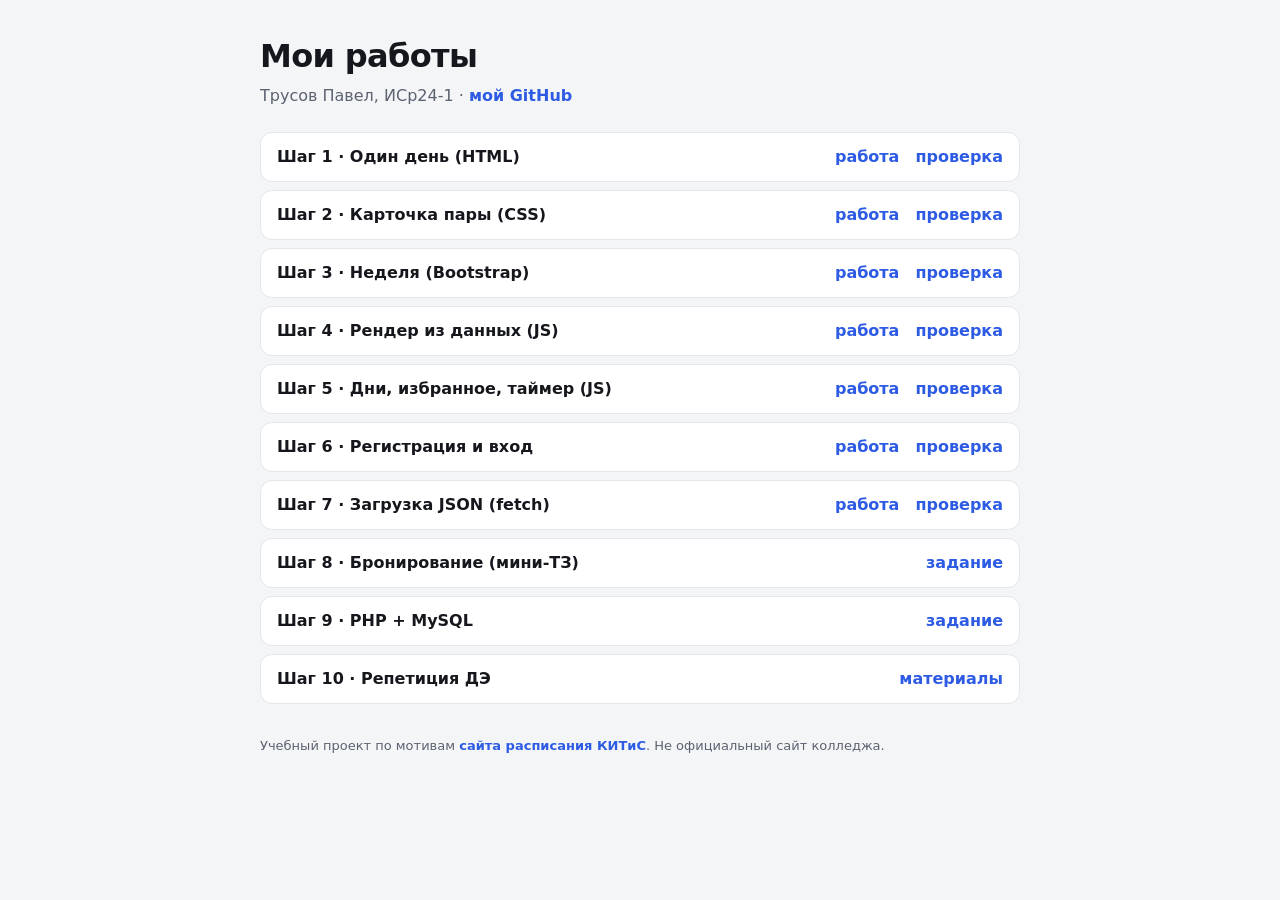
<file: index.html>
<!doctype html>
<html lang="ru">
<head>
  <meta charset="utf-8">
  <meta name="viewport" content="width=device-width, initial-scale=1">
  <!-- TODO (шаг 0): замени заголовок на «Расписание КИТиС · работы <Твоя фамилия>» -->
  <title>«Расписание КИТиС · работы Трусов»</title>
  <style>
    body { margin: 0; background: #F4F5F7; color: #15171C; font: 16px/1.5 system-ui, -apple-system, 'Segoe UI', sans-serif; }
    main { max-width: 760px; margin: 0 auto; padding: 32px 16px 64px; }
    h1 { font-size: 32px; letter-spacing: -0.02em; margin: 0 0 4px; }
    .who { color: #5B6270; margin: 0 0 24px; }
    ul { list-style: none; padding: 0; display: grid; gap: 8px; }
    li { background: #fff; border: 1px solid #E3E6EB; border-radius: 12px; padding: 12px 16px; display: flex; flex-wrap: wrap; gap: 8px 16px; align-items: center; }
    li b { flex: 1 1 260px; }
    a { color: #2D5BE3; text-decoration: none; font-weight: 600; }
    a:hover { text-decoration: underline; }
    footer { color: #5B6270; font-size: 13px; margin-top: 32px; }
  </style>
</head>
<body>
<main>
  <h1>Мои работы</h1>
  <!-- TODO (шаг 0): впиши свои фамилию, имя и группу -->
  <p class="who">Трусов Павел, ИСр24-1 · <a href="https://github.com/RyyZeSslayer">мой GitHub</a></p>

  <ul>
    <li><b>Шаг 1 · Один день (HTML)</b> <a href="steps/step-01-html/index.html">работа</a> <a href="steps/step-01-html/check.html">проверка</a></li>
    <li><b>Шаг 2 · Карточка пары (CSS)</b> <a href="steps/step-02-css/index.html">работа</a> <a href="steps/step-02-css/check.html">проверка</a></li>
    <li><b>Шаг 3 · Неделя (Bootstrap)</b> <a href="steps/step-03-bootstrap/index.html">работа</a> <a href="steps/step-03-bootstrap/check.html">проверка</a></li>
    <li><b>Шаг 4 · Рендер из данных (JS)</b> <a href="steps/step-04-js-data/index.html">работа</a> <a href="steps/step-04-js-data/check.html">проверка</a></li>
    <li><b>Шаг 5 · Дни, избранное, таймер (JS)</b> <a href="steps/step-05-js-events/index.html">работа</a> <a href="steps/step-05-js-events/check.html">проверка</a></li>
    <li><b>Шаг 6 · Регистрация и вход</b> <a href="steps/step-06-forms/index.html">работа</a> <a href="steps/step-06-forms/check.html">проверка</a></li>
    <li><b>Шаг 7 · Загрузка JSON (fetch)</b> <a href="steps/step-07-fetch/index.html">работа</a> <a href="steps/step-07-fetch/check.html">проверка</a></li>
    <li><b>Шаг 8 · Бронирование (мини-ТЗ)</b> <a href="steps/step-08-mini-tz/README.md">задание</a></li>
    <li><b>Шаг 9 · PHP + MySQL</b> <a href="steps/step-09-php-mysql/README.md">задание</a></li>
    <li><b>Шаг 10 · Репетиция ДЭ</b> <a href="steps/step-10-mock-exam/README.md">материалы</a></li>
  </ul>

  <footer>Учебный проект по мотивам <a href="https://berezovskija124-ctrl.github.io/kitis/desktop.html">сайта расписания КИТиС</a>. Не официальный сайт колледжа.</footer>
</main>
</body>
</html>
</file>
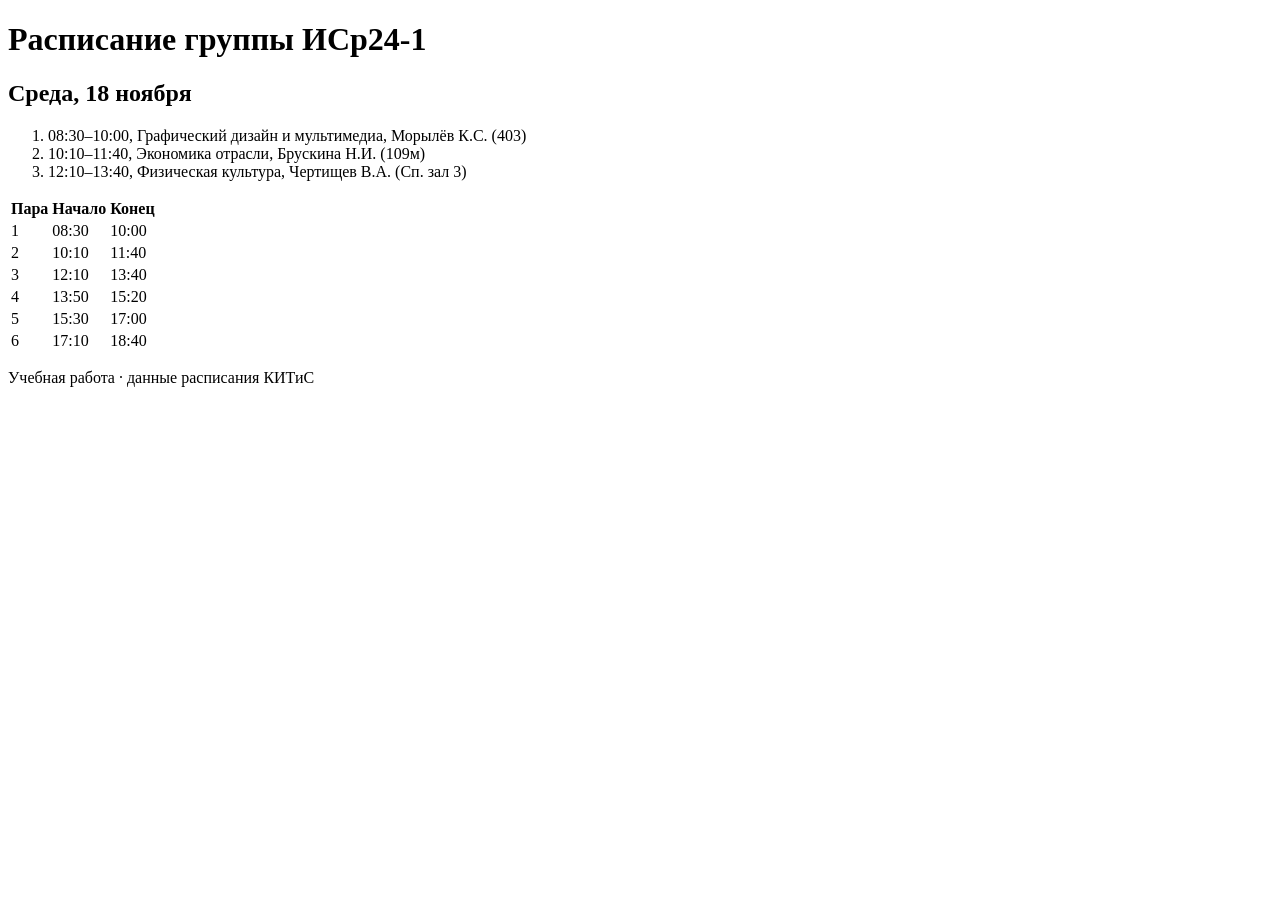
<file: steps/step-01-html/index.html>
<!doctype html>
<html lang="ru">

<head>
  <meta charset="utf-8">
  <meta name="viewport" content="width=device-width, initial-scale=1">
  <!-- TODO: заголовок вкладки со словом «Расписание», например «Расписание ИСр24-1 · среда» -->
  <title>Расписание ИСр24-1 · среда</title>
</head>

<body>

  <!-- TODO: <header> с единственным <h1>Расписание группы ИСр24-1</h1> -->
  <header>
    <h1>Расписание группы ИСр24-1</h1>
  </header>
  <main>
    <section>
      <h2>Среда, 18 ноября</h2>
      <ol>
        <li><time>08:30</time>–<time>10:00</time>, Графический дизайн и мультимедиа, Морылёв К.С. (403)</li>
        <li><time>10:10</time>–<time>11:40</time>, Экономика отрасли, Брускина Н.И. (109м)</li>
        <li><time>12:10</time>–<time>13:40</time>, Физическая культура, Чертищев В.А. (Сп. зал 3)</li>
      </ol>

      <table>
        <thead>
          <tr>
            <th>Пара</th>
            <th>Начало</th>
            <th>Конец</th>
          </tr>
        </thead>
        <tbody>
          <tr>
            <td>1</td>
            <td>08:30</td>
            <td>10:00</td>
          </tr>
          <tr>
            <td>2</td>
            <td>10:10</td>
            <td>11:40</td>
          </tr>
          <tr>
            <td>3</td>
            <td>12:10</td>
            <td>13:40</td>
          </tr>
          <tr>
            <td>4</td>
            <td>13:50</td>
            <td>15:20</td>
          </tr>
          <tr>
            <td>5</td>
            <td>15:30</td>
            <td>17:00</td>
          </tr>
          <tr>
            <td>6</td>
            <td>17:10</td>
            <td>18:40</td>
          </tr>
        </tbody>
      </table>
    </section>
    <!-- TODO: <section> дня:
       <h2>Среда, 18 ноября</h2>
       <ol> из трёх <li> — пары из таблицы в README.
       В каждом <li>: время в <time>08:30</time>–<time>10:00</time>,
       предмет, преподаватель, аудитория. -->

    <!-- TODO: таблица звонков (вт–сб):
       <table>
         <thead><tr><th>Пара</th><th>Начало</th><th>Конец</th></tr></thead>
         <tbody> …6 строк <tr><td>…</td></tr> из README… </tbody>
       </table> -->
  </main>

  <footer>
    <p>Учебная работа · данные расписания КИТиС</p>
  </footer>

</body>

</html>
</file>
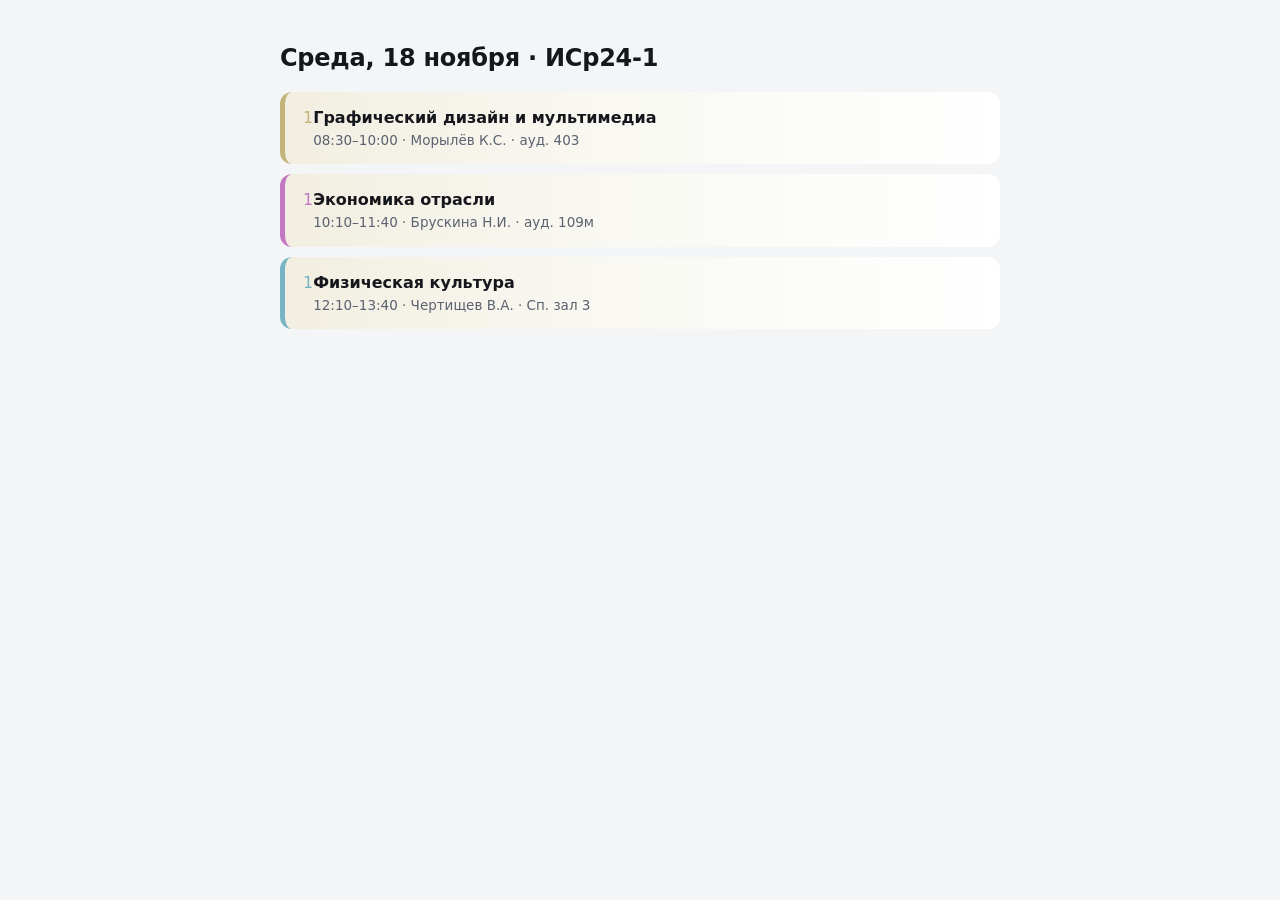
<file: steps/step-02-css/index.html>
<!doctype html>
<html lang="ru">

<head>
  <meta charset="utf-8">
  <meta name="viewport" content="width=device-width, initial-scale=1">
  <title>Шаг 2 · Карточка пары</title>
  <link rel="stylesheet" href="style.css">
</head>

<body>
  <main>
    <h1>Среда, 18 ноября · ИСр24-1</h1>

    <div class="lessons">
      <div class="lesson-card" style="--subject-color:#c4b478">
        <span class="lesson-num">1</span>
        <div class="lesson-body">
          <div class="lesson-subject">Графический дизайн и мультимедиа</div>
          <div class="lesson-meta">08:30–10:00 · Морылёв К.С. · ауд. 403</div>
        </div>
      </div>
      <div class="lesson-card" style="--subject-color:#c478c2">
        <span class="lesson-num">1</span>
        <div class="lesson-body">
          <div class="lesson-subject">Экономика отрасли</div>
          <div class="lesson-meta">10:10–11:40 · Брускина Н.И. · ауд. 109м</div>
        </div>
      </div>
      <div class="lesson-card" style="--subject-color:#78b5c4">
        <span class="lesson-num">1</span>
        <div class="lesson-body">
          <div class="lesson-subject">Физическая культура</div>
          <div class="lesson-meta">12:10–13:40 · Чертищев В.А. · Сп. зал 3</div>
        </div>
      </div>
      <!-- TODO: три карточки по образцу (данные — README шага 1):

  <div class="lesson-card" style="--subject-color:#c4b478">
    <span class="lesson-num">1</span>
    <div class="lesson-body">
      <div class="lesson-subject">Графический дизайн и мультимедиа</div>
      <div class="lesson-meta">08:30–10:00 · Морылёв К.С. · ауд. 403</div>
    </div>
  </div>

  …ещё две: Экономика отрасли (#c478c2, 109м) и Физическая культура (#78b5c4, Сп. зал 3).
  Цвета и оттенки градиента — таблица в README. -->
    </div>

  </main>
</body>

</html>
</file>
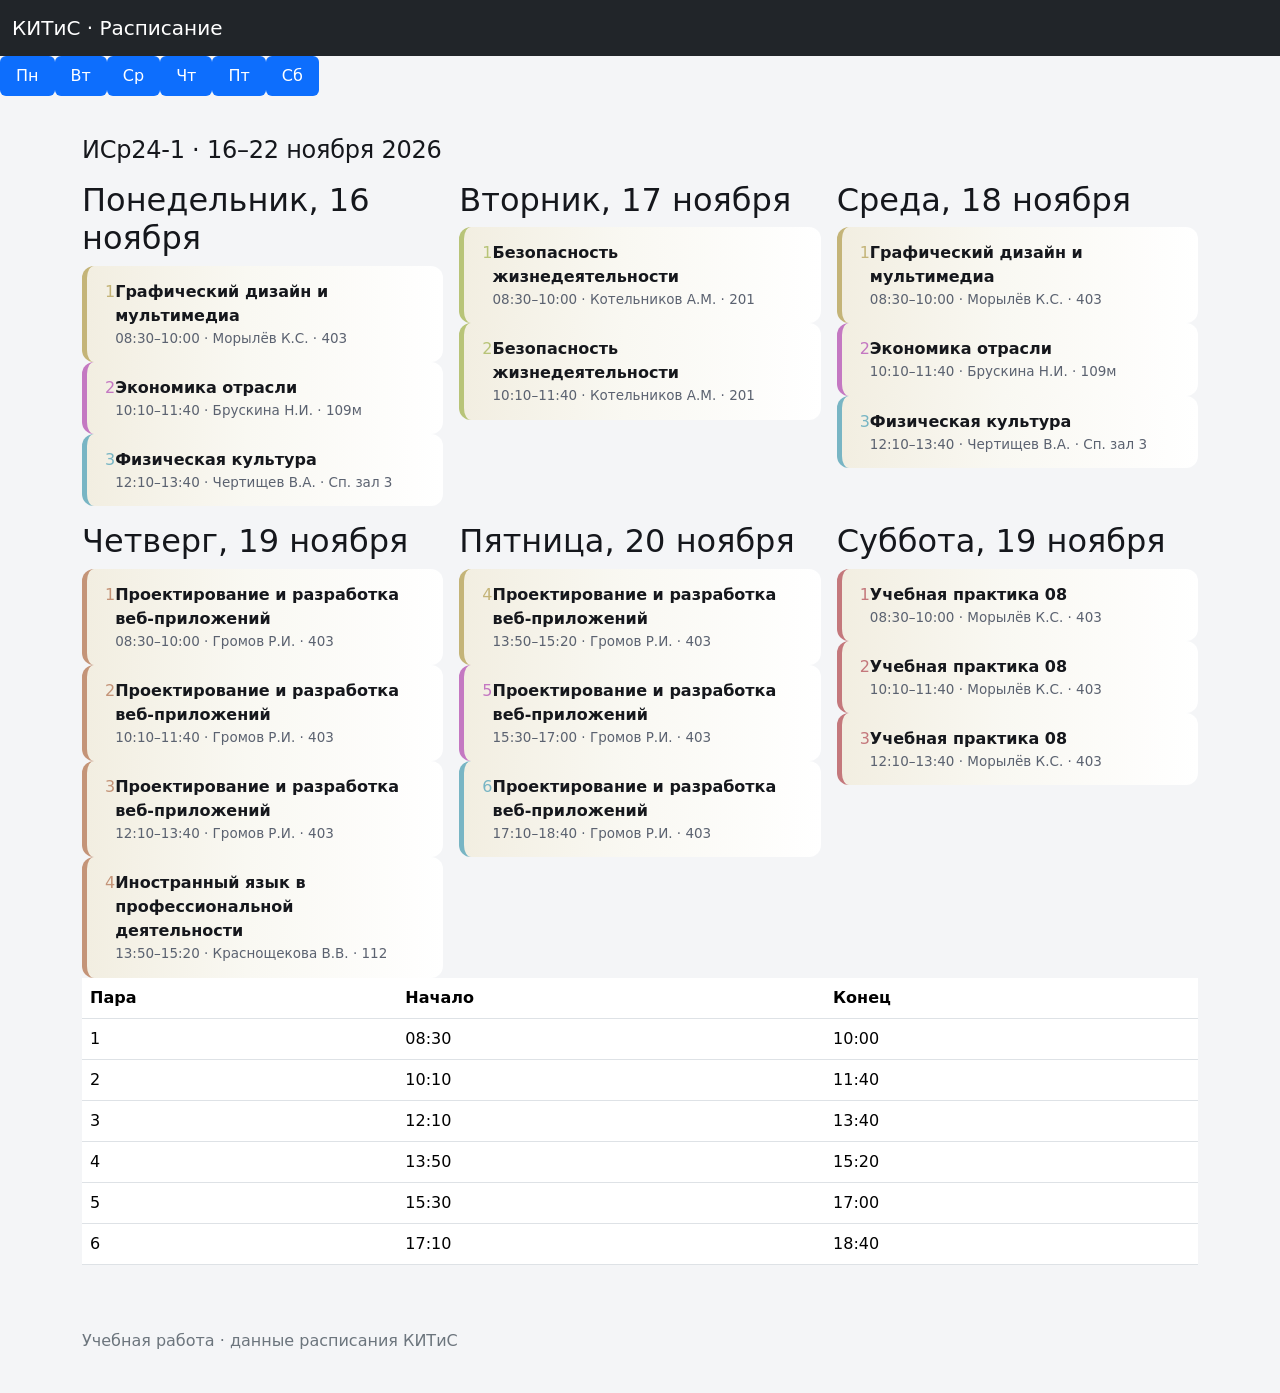
<file: steps/step-03-bootstrap/index.html>
<!doctype html>
<html lang="ru">

<head>
	<meta charset="utf-8">
	<meta name="viewport" content="width=device-width, initial-scale=1">
	<title>Шаг 3 · Неделя на Bootstrap</title>
	<!-- TODO 1: скачай bootstrap.min.css в vendor/ и подключи ЛОКАЛЬНО: -->
	<link rel="stylesheet" href="vendor/bootstrap.min.css">
	<!-- TODO 2: скопируй свой style.css из шага 2 и подключи ПОСЛЕ bootstrap: -->
	<link rel="stylesheet" href="style.css">
</head>

<body>

	<nav class="navbar navbar-dark bg-dark">
		<div class="container-fluid">
			<span class="navbar-brand">КИТиС · Расписание</span>
		</div>
	</nav>
	<!-- TODO 3: шапка
<nav class="navbar navbar-dark bg-dark">
  <div class="container-fluid">
    <span class="navbar-brand">КИТиС · Расписание</span>
  </div>
</nav> -->

	<ul class="nav nav-pills">
		<li class="nav-item"><a class="nav-link active" href="#">Пн</a></li>
		<li class="nav-item"><a class="nav-link active" href="#">Вт</a></li>
		<li class="nav-item"><a class="nav-link active" href="#">Ср</a></li>
		<li class="nav-item"><a class="nav-link active" href="#">Чт</a></li>
		<li class="nav-item"><a class="nav-link active" href="#">Пт</a></li>
		<li class="nav-item"><a class="nav-link active" href="#">Сб</a></li>
	</ul>

	<!-- TODO 4: навигация дней (пока статичные ссылки)
<ul class="nav nav-pills">
  <li class="nav-item"><a class="nav-link active" href="#">Пн</a></li>
  … Вт–Сб …
</ul> -->

	<main class="container">
		<h1 class="my-3">ИСр24-1 · 16–22 ноября 2026</h1>

		<div class="row g-3">
			<div class="col-12 col-md-6 col-xl-4 day-card">
				<h2>Понедельник, 16 ноября</h2>
				<div class="lesson-card" style="--subject-color:#c4b478">
					<span class="lesson-num">1</span>
					<div class="lesson-body">
						<div class="lesson-subject">Графический дизайн и мультимедиа</div>
						<div class="lesson-meta">08:30–10:00 · Морылёв К.С. · 403</div>
					</div>
				</div>
				<div class="lesson-card" style="--subject-color:#c478c2">
					<span class="lesson-num">2</span>
					<div class="lesson-body">
						<div class="lesson-subject">Экономика отрасли</div>
						<div class="lesson-meta">10:10–11:40 · Брускина Н.И. · 109м</div>
					</div>
				</div>
				<div class="lesson-card" style="--subject-color:#78b5c4">
					<span class="lesson-num">3</span>
					<div class="lesson-body">
						<div class="lesson-subject">Физическая культура</div>
						<div class="lesson-meta">12:10–13:40 · Чертищев В.А. · Сп. зал 3</div>
					</div>
				</div>
			</div>



			<div class="col-12 col-md-6 col-xl-4 day-card">
				<h2>Вторник, 17 ноября</h2>
				<div class="lesson-card" style="--subject-color:#b8c478">
					<span class="lesson-num">1</span>
					<div class="lesson-body">
						<div class="lesson-subject">Безопасность жизнедеятельности</div>
						<div class="lesson-meta">08:30–10:00 · Котельников А.М. · 201</div>
					</div>
				</div>
				<div class="lesson-card" style="--subject-color:#b8c478">
					<span class="lesson-num">2</span>
					<div class="lesson-body">
						<div class="lesson-subject">Безопасность жизнедеятельности</div>
						<div class="lesson-meta">10:10–11:40 · Котельников А.М. · 201</div>
					</div>
				</div>
			</div>





			<div class="col-12 col-md-6 col-xl-4 day-card">
				<h2>Среда, 18 ноября</h2>
				<div class="lesson-card" style="--subject-color:#c4b478">
					<span class="lesson-num">1</span>
					<div class="lesson-body">
						<div class="lesson-subject">Графический дизайн и мультимедиа</div>
						<div class="lesson-meta">08:30–10:00 · Морылёв К.С. · 403</div>
					</div>
				</div>
				<div class="lesson-card" style="--subject-color:#c478c2">
					<span class="lesson-num">2</span>
					<div class="lesson-body">
						<div class="lesson-subject">Экономика отрасли</div>
						<div class="lesson-meta">10:10–11:40 · Брускина Н.И. · 109м</div>
					</div>
				</div>
				<div class="lesson-card" style="--subject-color:#78b5c4">
					<span class="lesson-num">3</span>
					<div class="lesson-body">
						<div class="lesson-subject">Физическая культура</div>
						<div class="lesson-meta">12:10–13:40 · Чертищев В.А. · Сп. зал 3</div>
					</div>
				</div>
			</div>





			<div class="col-12 col-md-6 col-xl-4 day-card">
				<h2>Четверг, 19 ноября</h2>
				<div class="lesson-card" style="--subject-color:#c49478">
					<span class="lesson-num">1</span>
					<div class="lesson-body">
						<div class="lesson-subject">Проектирование и разработка веб-приложений</div>
						<div class="lesson-meta">08:30–10:00 · Громов Р.И. · 403</div>
					</div>
				</div>
				<div class="lesson-card" style="--subject-color:#c49478">
					<span class="lesson-num">2</span>
					<div class="lesson-body">
						<div class="lesson-subject">Проектирование и разработка веб-приложений</div>
						<div class="lesson-meta">10:10–11:40 · Громов Р.И. · 403</div>
					</div>
				</div>
				<div class="lesson-card" style="--subject-color:#c49478">
					<span class="lesson-num">3</span>
					<div class="lesson-body">
						<div class="lesson-subject">Проектирование и разработка веб-приложений</div>
						<div class="lesson-meta">12:10–13:40 · Громов Р.И. · 403</div>
					</div>
				</div>
				<div class="lesson-card" style="--subject-color:#c49478">
					<span class="lesson-num">4</span>
					<div class="lesson-body">
						<div class="lesson-subject">Иностранный язык в профессиональной деятельности</div>
						<div class="lesson-meta">13:50–15:20 · Краснощекова В.В. · 112</div>
					</div>
				</div>
			</div>





			<div class="col-12 col-md-6 col-xl-4 day-card">
				<h2>Пятница, 20 ноября</h2>
				<div class="lesson-card" style="--subject-color:#c4b478">
					<span class="lesson-num">4</span>
					<div class="lesson-body">
						<div class="lesson-subject">Проектирование и разработка веб-приложений</div>
						<div class="lesson-meta">13:50–15:20 · Громов Р.И. · 403</div>
					</div>
				</div>
				<div class="lesson-card" style="--subject-color:#c478c2">
					<span class="lesson-num">5</span>
					<div class="lesson-body">
						<div class="lesson-subject">Проектирование и разработка веб-приложений</div>
						<div class="lesson-meta">15:30–17:00 · Громов Р.И. · 403</div>
					</div>
				</div>
				<div class="lesson-card" style="--subject-color:#78b5c4">
					<span class="lesson-num">6</span>
					<div class="lesson-body">
						<div class="lesson-subject">Проектирование и разработка веб-приложений</div>
						<div class="lesson-meta">17:10–18:40 · Громов Р.И. · 403</div>
					</div>
				</div>
			</div>





			<div class="col-12 col-md-6 col-xl-4 day-card">
				<h2>Суббота, 19 ноября</h2>
				<div class="lesson-card" style="--subject-color:#c4787c">
					<span class="lesson-num">1</span>
					<div class="lesson-body">
						<div class="lesson-subject">Учебная практика 08</div>
						<div class="lesson-meta">08:30–10:00 · Морылёв К.С. · 403</div>
					</div>
				</div>
				<div class="lesson-card" style="--subject-color:#c4787c">
					<span class="lesson-num">2</span>
					<div class="lesson-body">
						<div class="lesson-subject">Учебная практика 08</div>
						<div class="lesson-meta">10:10–11:40 · Морылёв К.С. · 403</div>
					</div>
				</div>
				<div class="lesson-card" style="--subject-color:#c4787c">
					<span class="lesson-num">3</span>
					<div class="lesson-body">
						<div class="lesson-subject">Учебная практика 08</div>
						<div class="lesson-meta">12:10–13:40 · Морылёв К.С. · 403</div>
					</div>
				</div>
			</div>
		</div>
		<!-- TODO 5: сетка недели
  <div class="row g-3">
    <div class="col-12 col-md-6 col-xl-4 day-card">
      <h2>Понедельник, 16 ноября</h2>
      …карточки .lesson-card из шага 2 (Пн: «К» + 2 пары графдизайна)…
    </div>
    …ещё 5 колонок Вт–Сб, данные — таблица в README…
  </div> -->


		<table class="table">
			<thead>
				<tr>
					<th>Пара</th>
					<th>Начало</th>
					<th>Конец</th>
				</tr>
			</thead>
			<tbody>
				<tr>
					<td>1</td>
					<td>08:30</td>
					<td>10:00</td>
				</tr>
				<tr>
					<td>2</td>
					<td>10:10</td>
					<td>11:40</td>
				</tr>
				<tr>
					<td>3</td>
					<td>12:10</td>
					<td>13:40</td>
				</tr>
				<tr>
					<td>4</td>
					<td>13:50</td>
					<td>15:20</td>
				</tr>
				<tr>
					<td>5</td>
					<td>15:30</td>
					<td>17:00</td>
				</tr>
				<tr>
					<td>6</td>
					<td>17:10</td>
					<td>18:40</td>
				</tr>
			</tbody>
		</table>
		<!-- TODO 6: таблица звонков
  <table class="table">
    <thead><tr><th>Пара</th><th>Начало</th><th>Конец</th></tr></thead>
    <tbody>…6 строк…</tbody>
  </table> -->
	</main>

	<footer class="container py-4">
		<p class="text-secondary">Учебная работа · данные расписания КИТиС</p>
	</footer>

</body>

</html>
</file>
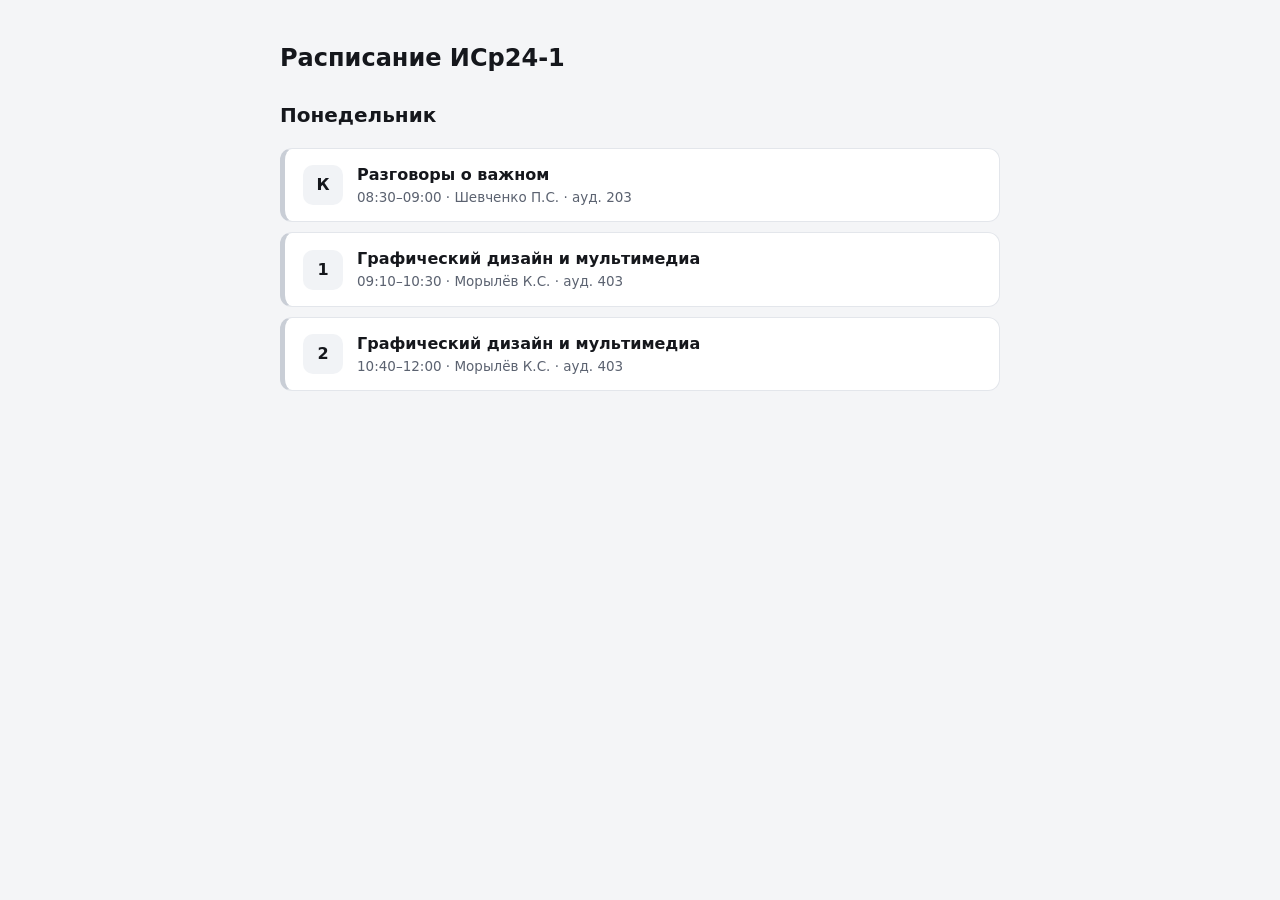
<file: steps/step-04-js-data/index.html>
<!doctype html>
<html lang="ru">
<head>
<meta charset="utf-8">
<meta name="viewport" content="width=device-width, initial-scale=1">
<title>Шаг 4 · Рендер дня из данных</title>
<link rel="stylesheet" href="style.css">
<!-- Данные: после подключения доступен глобальный объект SCHEDULE -->
<script src="../../data/schedule.js"></script>
</head>
<body>
<main>
<h1>Расписание ИСр24-1</h1>
<!-- Сюда renderDay() рисует день -->
<div id="app"></div>
</main>
<!-- Обычный скрипт, НЕ type="module": renderDay должна быть глобальной -->
<script src="script.js"></script>
</body>
</html>
</file>
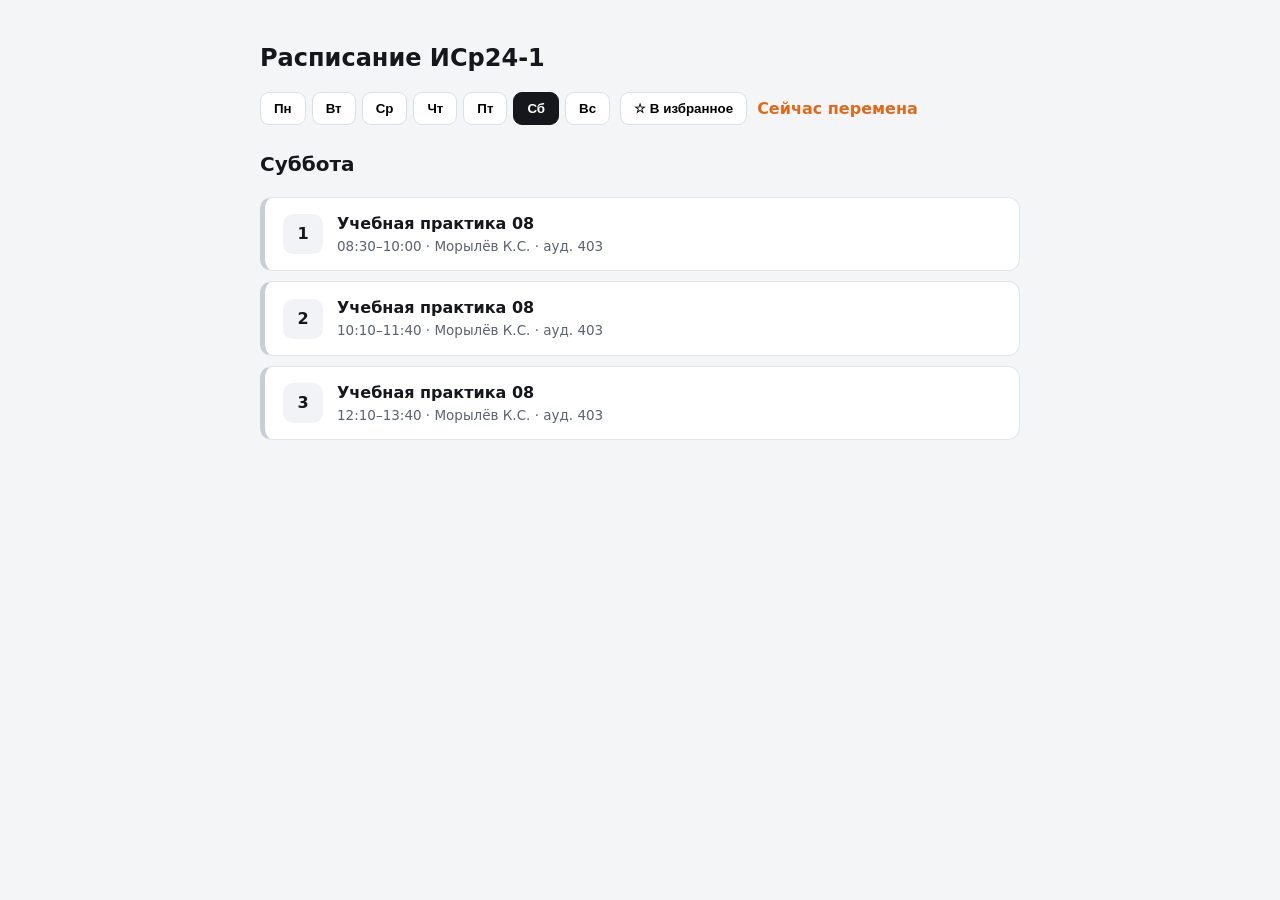
<file: steps/step-05-js-events/index.html>
<!doctype html>
<html lang="ru">
<head>
<meta charset="utf-8">
<meta name="viewport" content="width=device-width, initial-scale=1">
<title>Шаг 5 · Дни, избранное, таймер</title>
<link rel="stylesheet" href="style.css">
<script src="../../data/schedule.js"></script>
</head>
<body>
<main>
<h1>Расписание ИСр24-1</h1>

<div class="toolbar">
  <div class="days">
    <button class="day-btn" data-day="0">Пн</button>
    <button class="day-btn" data-day="1">Вт</button>
    <button class="day-btn" data-day="2">Ср</button>
    <button class="day-btn" data-day="3">Чт</button>
    <button class="day-btn" data-day="4">Пт</button>
    <button class="day-btn" data-day="5">Сб</button>
    <button class="day-btn" data-day="6">Вс</button>
  </div>
  <button id="fav-btn" aria-pressed="false">☆ В избранное</button>
  <span id="timer"></span>
</div>

<div id="app"></div>
</main>
<script src="script.js"></script>
</body>
</html>
</file>
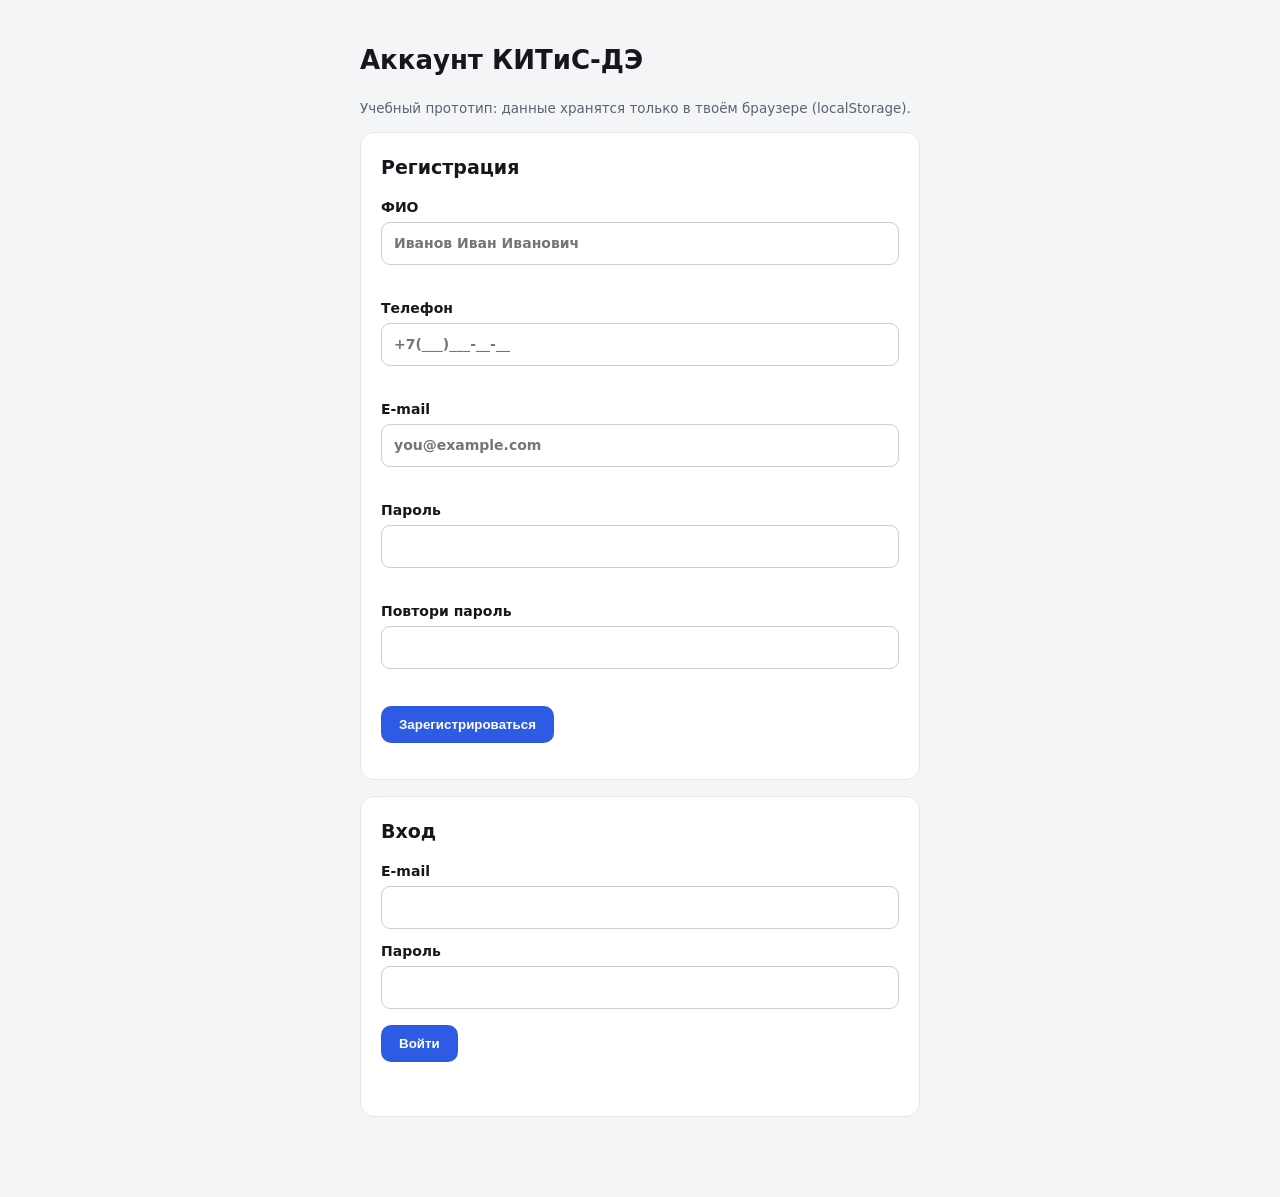
<file: steps/step-06-forms/index.html>
<!doctype html>
<html lang="ru">
<head>
<meta charset="utf-8">
<meta name="viewport" content="width=device-width, initial-scale=1">
<title>Шаг 6 · Регистрация и вход</title>
<link rel="stylesheet" href="style.css">
</head>
<body>
<main>
<h1>Аккаунт КИТиС-ДЭ</h1>
<p class="note">Учебный прототип: данные хранятся только в твоём браузере (localStorage).</p>

<section>
<h2>Регистрация</h2>
<form id="reg-form" novalidate>
  <label>ФИО
    <input id="fio" name="fio" type="text" placeholder="Иванов Иван Иванович" autocomplete="name">
  </label>
  <span class="field-error" data-error-for="fio"></span>

  <label>Телефон
    <input id="phone" name="phone" type="tel" placeholder="+7(___)___-__-__" autocomplete="tel">
  </label>
  <span class="field-error" data-error-for="phone"></span>

  <label>E-mail
    <input id="email" name="email" type="email" placeholder="you@example.com" autocomplete="email">
  </label>
  <span class="field-error" data-error-for="email"></span>

  <label>Пароль
    <input id="password" name="password" type="password" autocomplete="new-password">
  </label>
  <span class="field-error" data-error-for="password"></span>

  <label>Повтори пароль
    <input id="password2" name="password2" type="password" autocomplete="new-password">
  </label>
  <span class="field-error" data-error-for="password2"></span>

  <button type="submit">Зарегистрироваться</button>
  <p id="reg-success" class="success"></p>
</form>
</section>

<section>
<h2>Вход</h2>
<form id="login-form" novalidate>
  <label>E-mail
    <input id="login-email" type="email" autocomplete="email">
  </label>
  <label>Пароль
    <input id="login-password" type="password" autocomplete="current-password">
  </label>
  <button type="submit">Войти</button>
  <p id="login-error" class="field-error"></p>
</form>
</section>
</main>
<script src="script.js"></script>
</body>
</html>
</file>
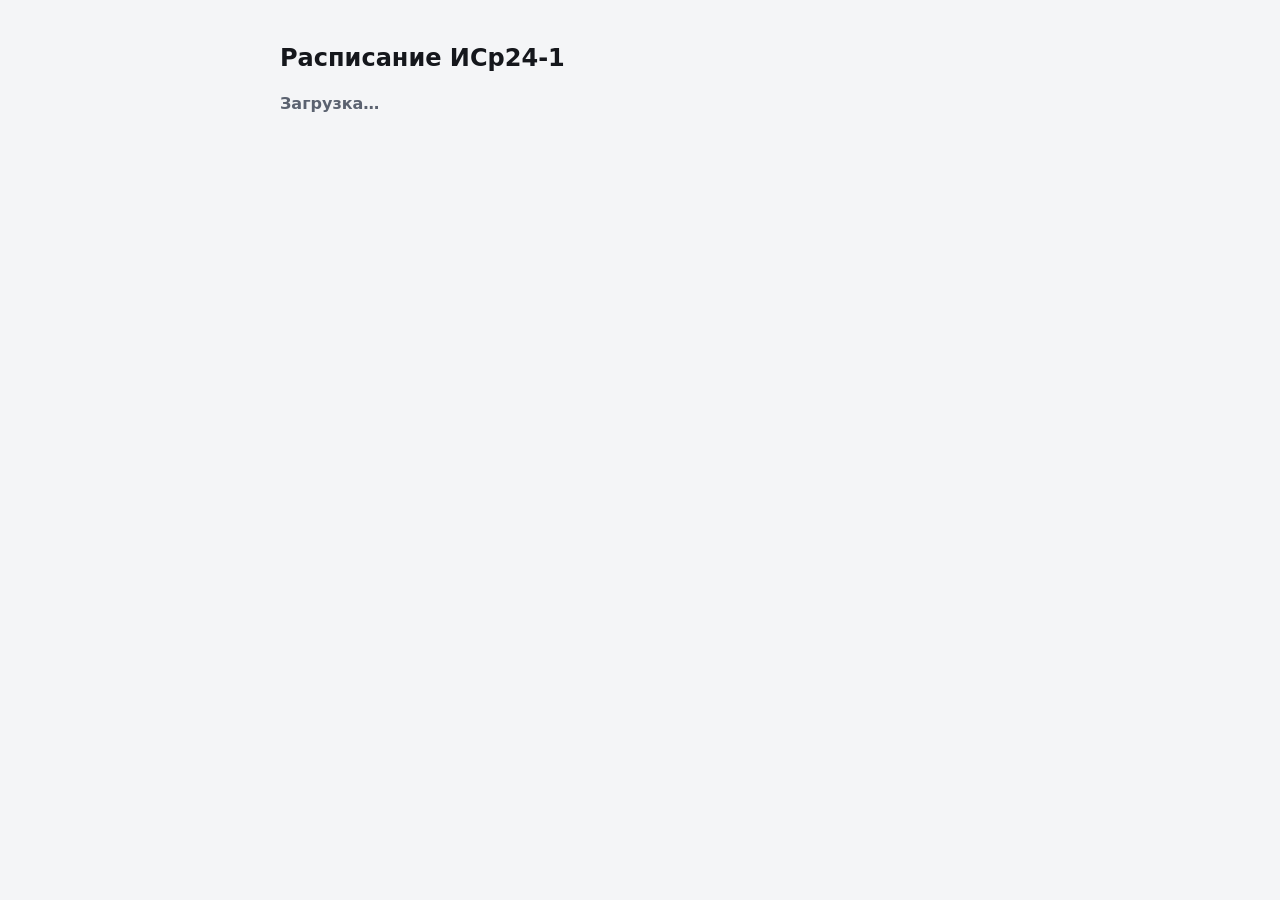
<file: steps/step-07-fetch/index.html>
<!doctype html>
<html lang="ru">
<head>
<meta charset="utf-8">
<meta name="viewport" content="width=device-width, initial-scale=1">
<title>Шаг 7 · Загрузка JSON</title>
<link rel="stylesheet" href="style.css">
</head>
<body>
<main>
<h1>Расписание ИСр24-1</h1>
<p id="status">Загрузка…</p>
<button id="retry" hidden>Повторить</button>
<div id="app"></div>
</main>
<script src="script.js"></script>
</body>
</html>
</file>
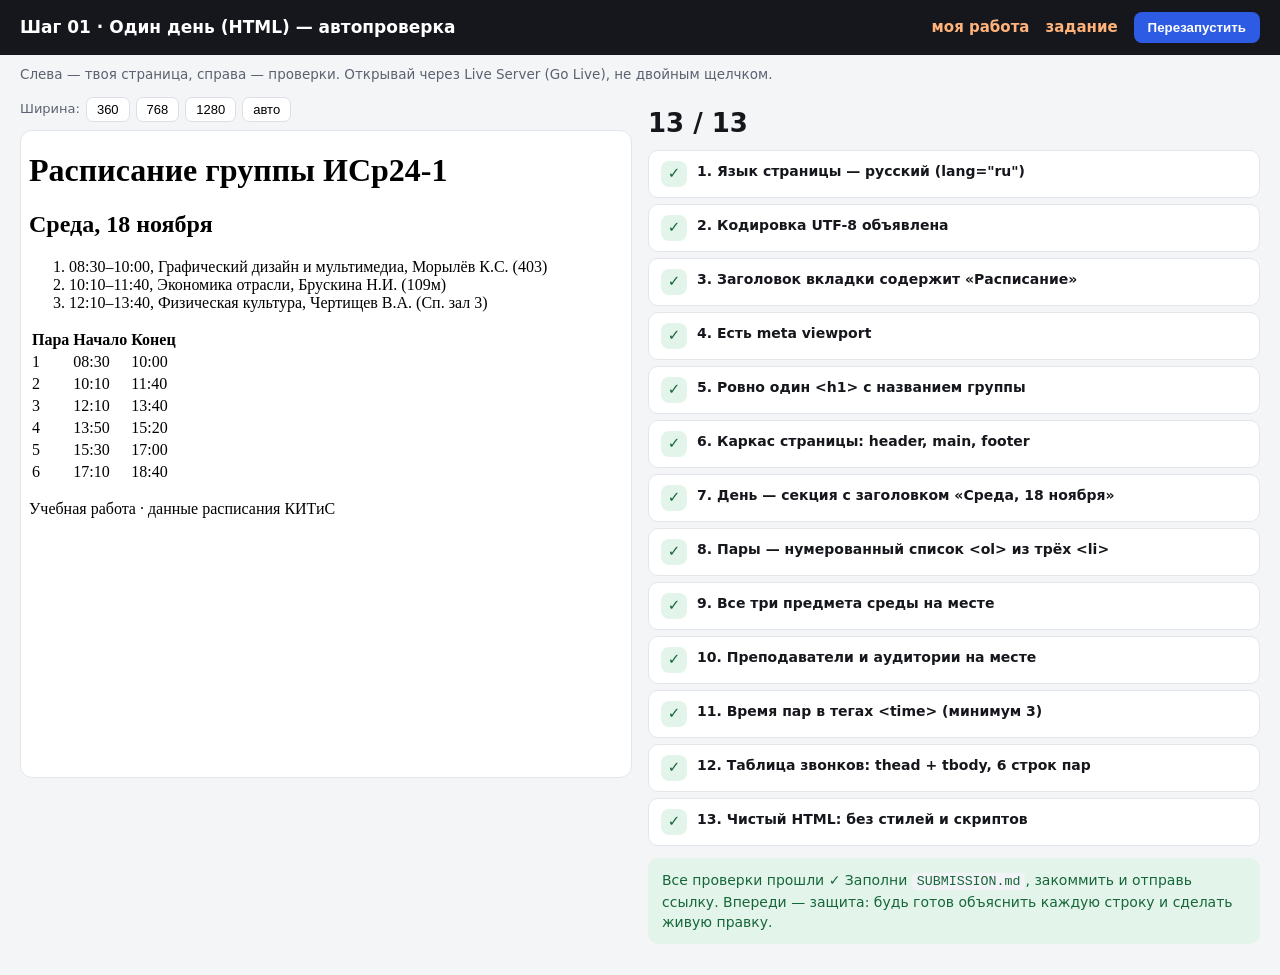
<file: steps/step-01-html/check.html>
<!doctype html>
<html lang="ru">
<head>
<meta charset="utf-8">
<meta name="viewport" content="width=device-width, initial-scale=1">
<title>Проверка · Шаг 01 · HTML</title>
<link rel="stylesheet" href="../../tools/checker.css">
</head>
<body>
<header class="top">
<h1>Шаг 01 · Один день (HTML) — автопроверка</h1>
<a href="index.html">моя работа</a>
<a href="README.md">задание</a>
<button onclick="location.reload()">Перезапустить</button>
</header>
<p class="lead">Слева — твоя страница, справа — проверки. Открывай через Live Server (Go Live), не двойным щелчком.</p>
<main class="wrap">
<section class="pane">
<div class="sizes">Ширина:
<button data-w="360">360</button><button data-w="768">768</button><button data-w="1280">1280</button><button data-w="">авто</button>
</div>
<iframe id="frame" title="Твоя работа"></iframe>
</section>
<aside class="pane">
<div id="summary" class="summary">…</div>
<ol id="checks"></ol>
<div id="verdict" class="verdict"></div>
</aside>
</main>
<script src="../../tools/checker.js"></script>
<script src="checks.js"></script>
<script>
document.querySelectorAll('.sizes button').forEach(function (b) {
  b.addEventListener('click', function () {
    document.getElementById('frame').style.width = b.dataset.w ? b.dataset.w + 'px' : '';
  });
});
</script>
</body>
</html>
</file>
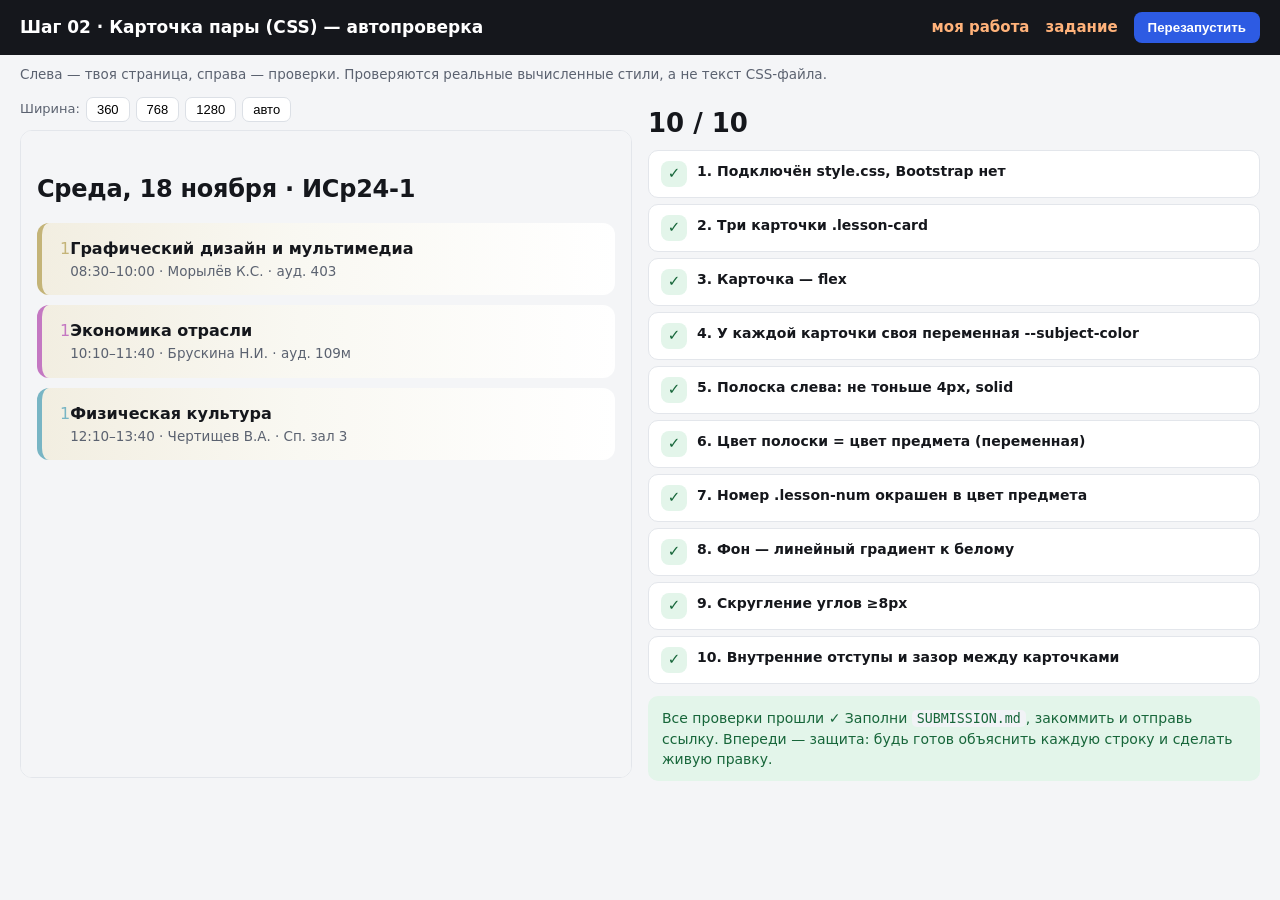
<file: steps/step-02-css/check.html>
<!doctype html>
<html lang="ru">
<head>
<meta charset="utf-8">
<meta name="viewport" content="width=device-width, initial-scale=1">
<title>Проверка · Шаг 02 · CSS</title>
<link rel="stylesheet" href="../../tools/checker.css">
</head>
<body>
<header class="top">
<h1>Шаг 02 · Карточка пары (CSS) — автопроверка</h1>
<a href="index.html">моя работа</a>
<a href="README.md">задание</a>
<button onclick="location.reload()">Перезапустить</button>
</header>
<p class="lead">Слева — твоя страница, справа — проверки. Проверяются реальные вычисленные стили, а не текст CSS-файла.</p>
<main class="wrap">
<section class="pane">
<div class="sizes">Ширина:
<button data-w="360">360</button><button data-w="768">768</button><button data-w="1280">1280</button><button data-w="">авто</button>
</div>
<iframe id="frame" title="Твоя работа"></iframe>
</section>
<aside class="pane">
<div id="summary" class="summary">…</div>
<ol id="checks"></ol>
<div id="verdict" class="verdict"></div>
</aside>
</main>
<script src="../../tools/checker.js"></script>
<script src="checks.js"></script>
<script>
document.querySelectorAll('.sizes button').forEach(function (b) {
  b.addEventListener('click', function () {
    document.getElementById('frame').style.width = b.dataset.w ? b.dataset.w + 'px' : '';
  });
});
</script>
</body>
</html>
</file>
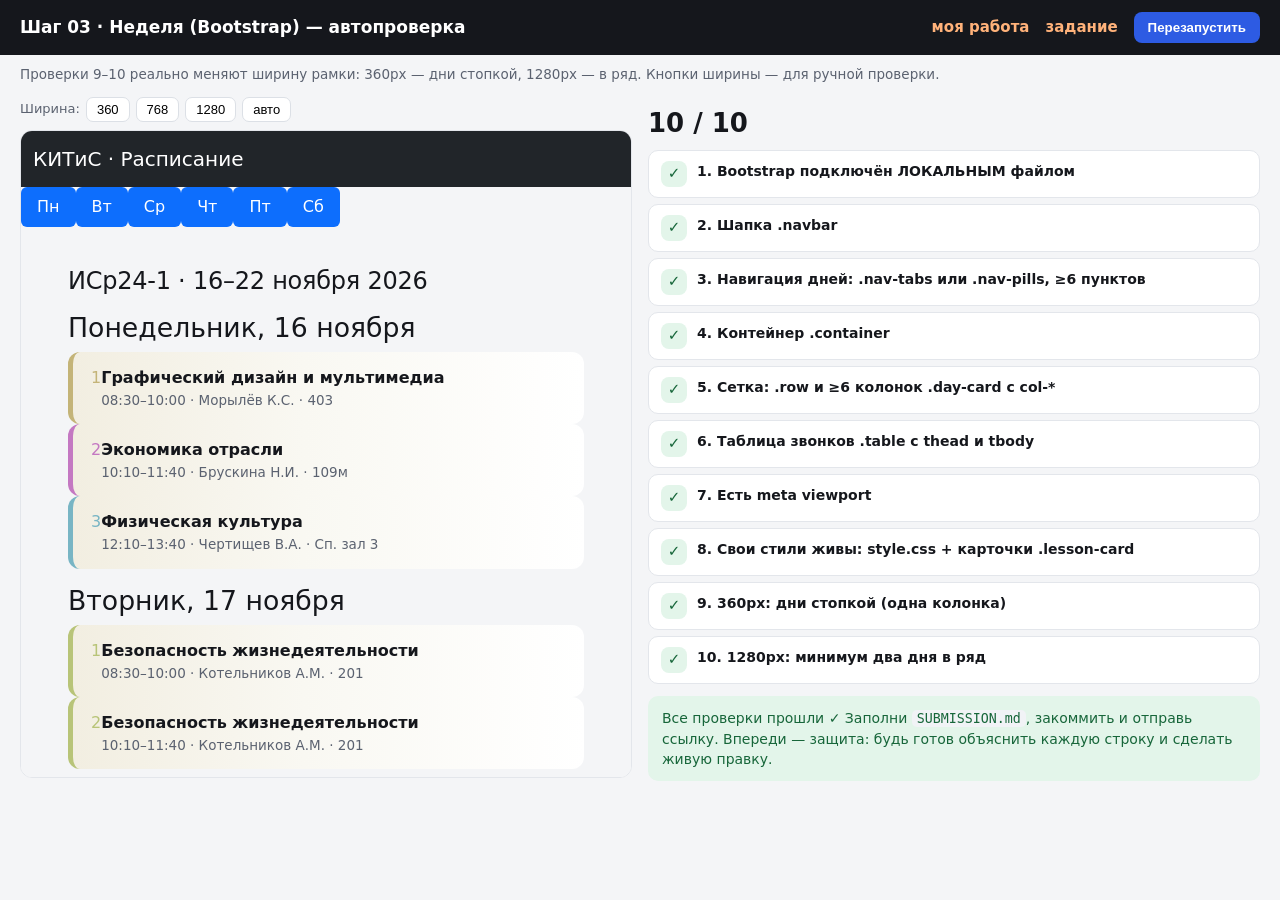
<file: steps/step-03-bootstrap/check.html>
<!doctype html>
<html lang="ru">
<head>
<meta charset="utf-8">
<meta name="viewport" content="width=device-width, initial-scale=1">
<title>Проверка · Шаг 03 · Bootstrap</title>
<link rel="stylesheet" href="../../tools/checker.css">
</head>
<body>
<header class="top">
<h1>Шаг 03 · Неделя (Bootstrap) — автопроверка</h1>
<a href="index.html">моя работа</a>
<a href="README.md">задание</a>
<button onclick="location.reload()">Перезапустить</button>
</header>
<p class="lead">Проверки 9–10 реально меняют ширину рамки: 360px — дни стопкой, 1280px — в ряд. Кнопки ширины — для ручной проверки.</p>
<main class="wrap">
<section class="pane">
<div class="sizes">Ширина:
<button data-w="360">360</button><button data-w="768">768</button><button data-w="1280">1280</button><button data-w="">авто</button>
</div>
<iframe id="frame" title="Твоя работа"></iframe>
</section>
<aside class="pane">
<div id="summary" class="summary">…</div>
<ol id="checks"></ol>
<div id="verdict" class="verdict"></div>
</aside>
</main>
<script src="../../tools/checker.js"></script>
<script src="checks.js"></script>
<script>
document.querySelectorAll('.sizes button').forEach(function (b) {
  b.addEventListener('click', function () {
    document.getElementById('frame').style.width = b.dataset.w ? b.dataset.w + 'px' : '';
  });
});
</script>
</body>
</html>
</file>
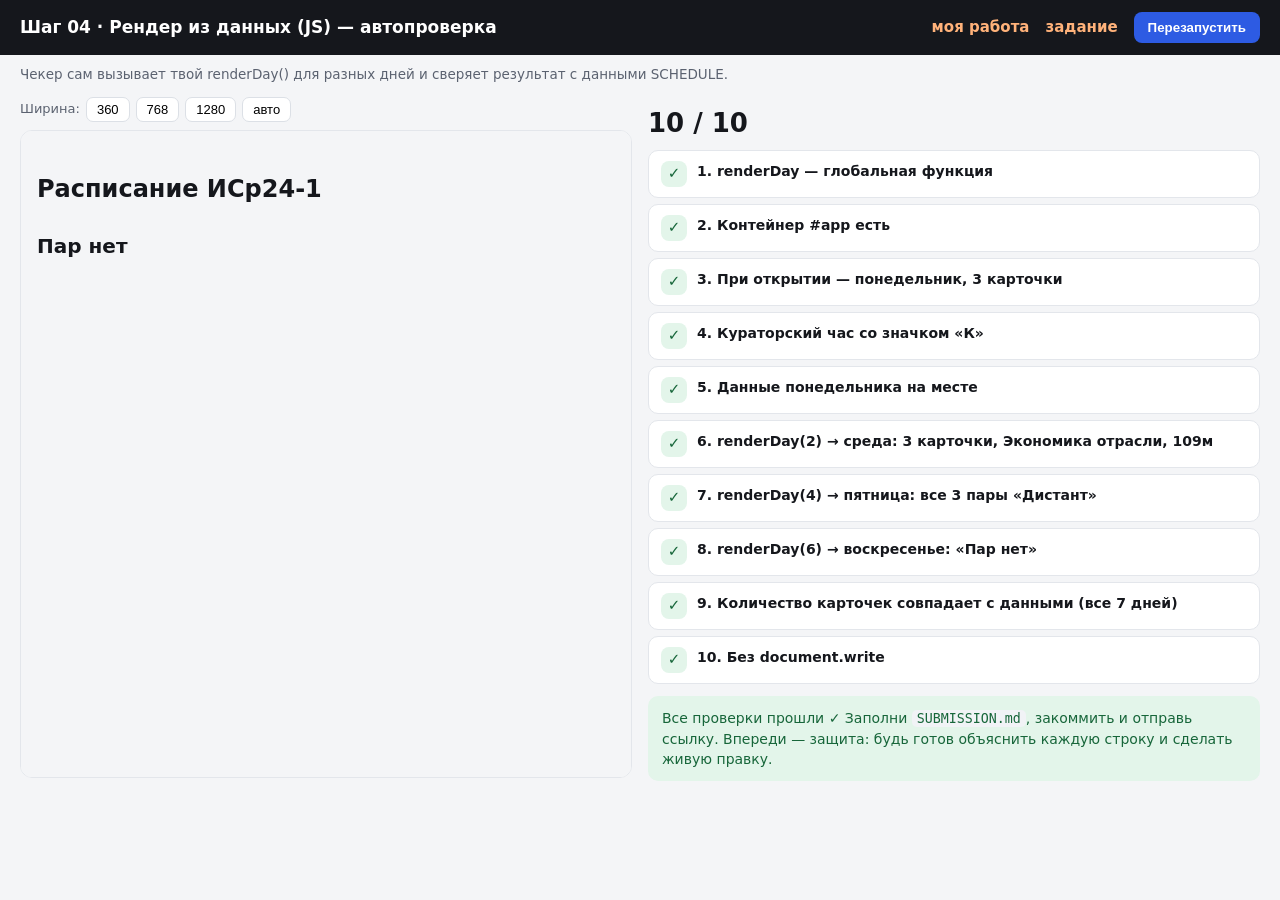
<file: steps/step-04-js-data/check.html>
<!doctype html>
<html lang="ru">
<head>
<meta charset="utf-8">
<meta name="viewport" content="width=device-width, initial-scale=1">
<title>Проверка · Шаг 04 · JS-данные</title>
<link rel="stylesheet" href="../../tools/checker.css">
</head>
<body>
<header class="top">
<h1>Шаг 04 · Рендер из данных (JS) — автопроверка</h1>
<a href="index.html">моя работа</a>
<a href="README.md">задание</a>
<button onclick="location.reload()">Перезапустить</button>
</header>
<p class="lead">Чекер сам вызывает твой renderDay() для разных дней и сверяет результат с данными SCHEDULE.</p>
<main class="wrap">
<section class="pane">
<div class="sizes">Ширина:
<button data-w="360">360</button><button data-w="768">768</button><button data-w="1280">1280</button><button data-w="">авто</button>
</div>
<iframe id="frame" title="Твоя работа"></iframe>
</section>
<aside class="pane">
<div id="summary" class="summary">…</div>
<ol id="checks"></ol>
<div id="verdict" class="verdict"></div>
</aside>
</main>
<script src="../../tools/checker.js"></script>
<!-- Те же данные, что у студента: чекер сверяет с ними -->
<script src="../../data/schedule.js"></script>
<script src="checks.js"></script>
<script>
document.querySelectorAll('.sizes button').forEach(function (b) {
  b.addEventListener('click', function () {
    document.getElementById('frame').style.width = b.dataset.w ? b.dataset.w + 'px' : '';
  });
});
</script>
</body>
</html>
</file>
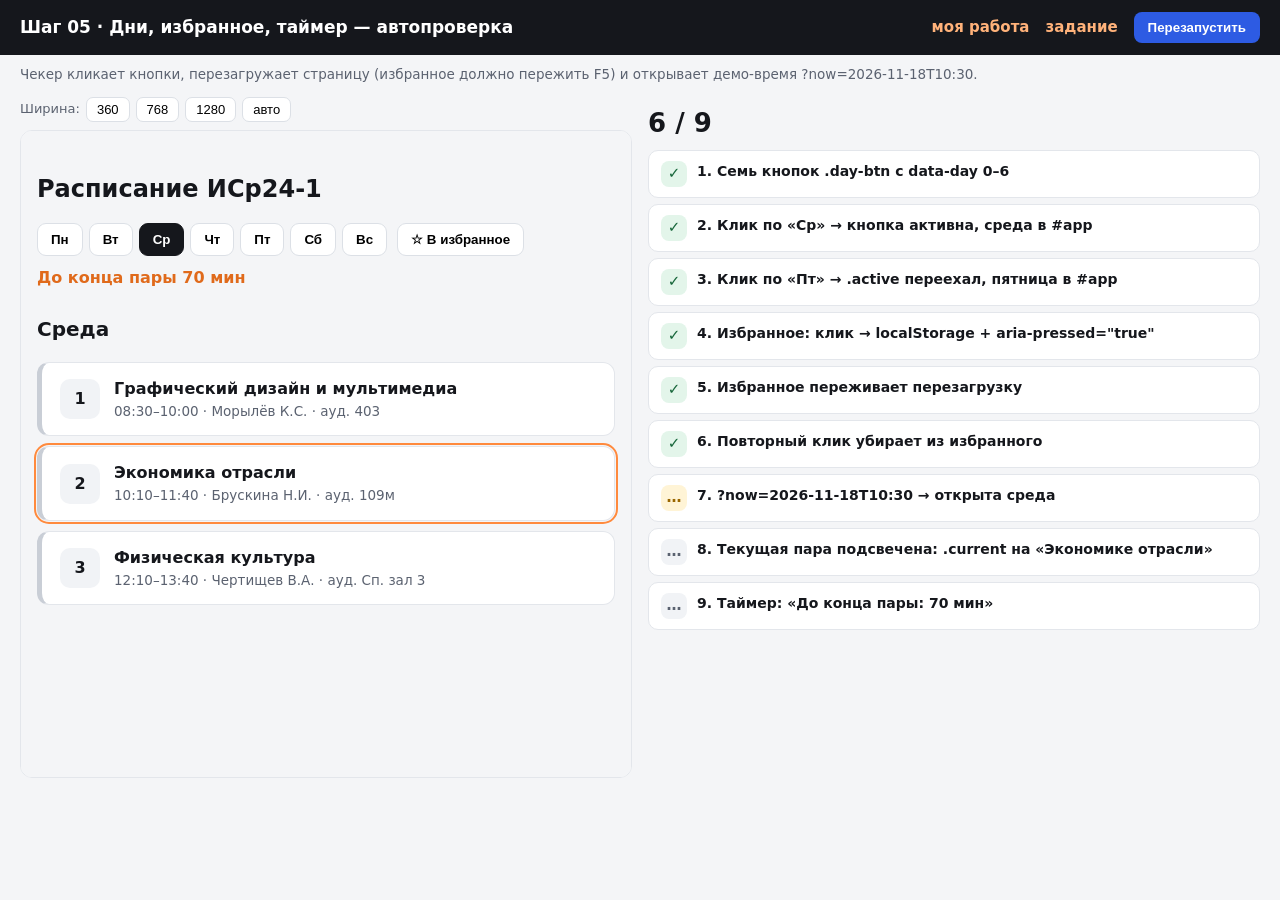
<file: steps/step-05-js-events/check.html>
<!doctype html>
<html lang="ru">
<head>
<meta charset="utf-8">
<meta name="viewport" content="width=device-width, initial-scale=1">
<title>Проверка · Шаг 05 · JS-события</title>
<link rel="stylesheet" href="../../tools/checker.css">
</head>
<body>
<header class="top">
<h1>Шаг 05 · Дни, избранное, таймер — автопроверка</h1>
<a href="index.html">моя работа</a>
<a href="README.md">задание</a>
<button onclick="location.reload()">Перезапустить</button>
</header>
<p class="lead">Чекер кликает кнопки, перезагружает страницу (избранное должно пережить F5) и открывает демо-время ?now=2026-11-18T10:30.</p>
<main class="wrap">
<section class="pane">
<div class="sizes">Ширина:
<button data-w="360">360</button><button data-w="768">768</button><button data-w="1280">1280</button><button data-w="">авто</button>
</div>
<iframe id="frame" title="Твоя работа"></iframe>
</section>
<aside class="pane">
<div id="summary" class="summary">…</div>
<ol id="checks"></ol>
<div id="verdict" class="verdict"></div>
</aside>
</main>
<script src="../../tools/checker.js"></script>
<script src="../../data/schedule.js"></script>
<script src="checks.js"></script>
<script>
document.querySelectorAll('.sizes button').forEach(function (b) {
  b.addEventListener('click', function () {
    document.getElementById('frame').style.width = b.dataset.w ? b.dataset.w + 'px' : '';
  });
});
</script>
</body>
</html>
</file>
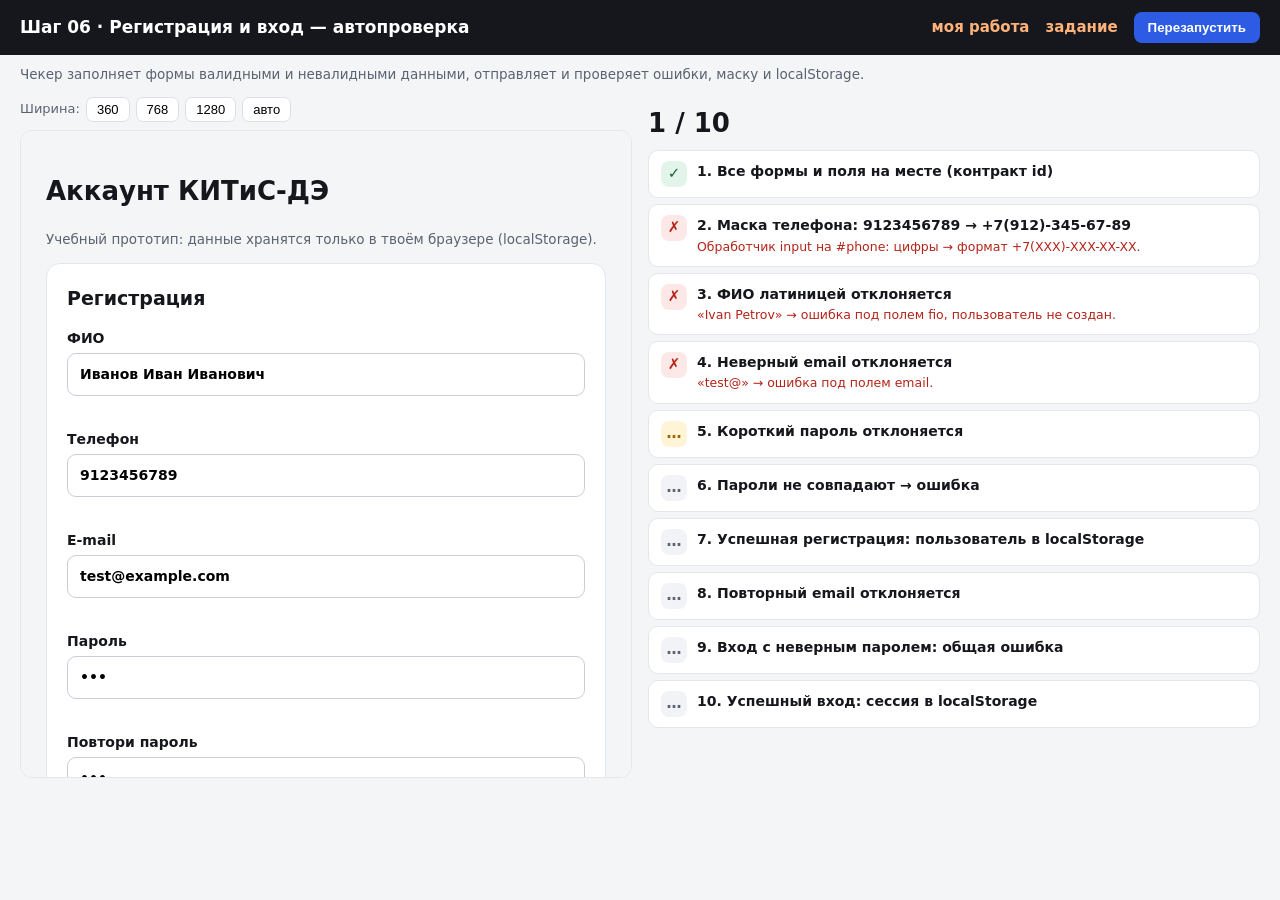
<file: steps/step-06-forms/check.html>
<!doctype html>
<html lang="ru">
<head>
<meta charset="utf-8">
<meta name="viewport" content="width=device-width, initial-scale=1">
<title>Проверка · Шаг 06 · Формы</title>
<link rel="stylesheet" href="../../tools/checker.css">
</head>
<body>
<header class="top">
<h1>Шаг 06 · Регистрация и вход — автопроверка</h1>
<a href="index.html">моя работа</a>
<a href="README.md">задание</a>
<button onclick="location.reload()">Перезапустить</button>
</header>
<p class="lead">Чекер заполняет формы валидными и невалидными данными, отправляет и проверяет ошибки, маску и localStorage.</p>
<main class="wrap">
<section class="pane">
<div class="sizes">Ширина:
<button data-w="360">360</button><button data-w="768">768</button><button data-w="1280">1280</button><button data-w="">авто</button>
</div>
<iframe id="frame" title="Твоя работа"></iframe>
</section>
<aside class="pane">
<div id="summary" class="summary">…</div>
<ol id="checks"></ol>
<div id="verdict" class="verdict"></div>
</aside>
</main>
<script src="../../tools/checker.js"></script>
<script src="checks.js"></script>
<script>
document.querySelectorAll('.sizes button').forEach(function (b) {
  b.addEventListener('click', function () {
    document.getElementById('frame').style.width = b.dataset.w ? b.dataset.w + 'px' : '';
  });
});
</script>
</body>
</html>
</file>
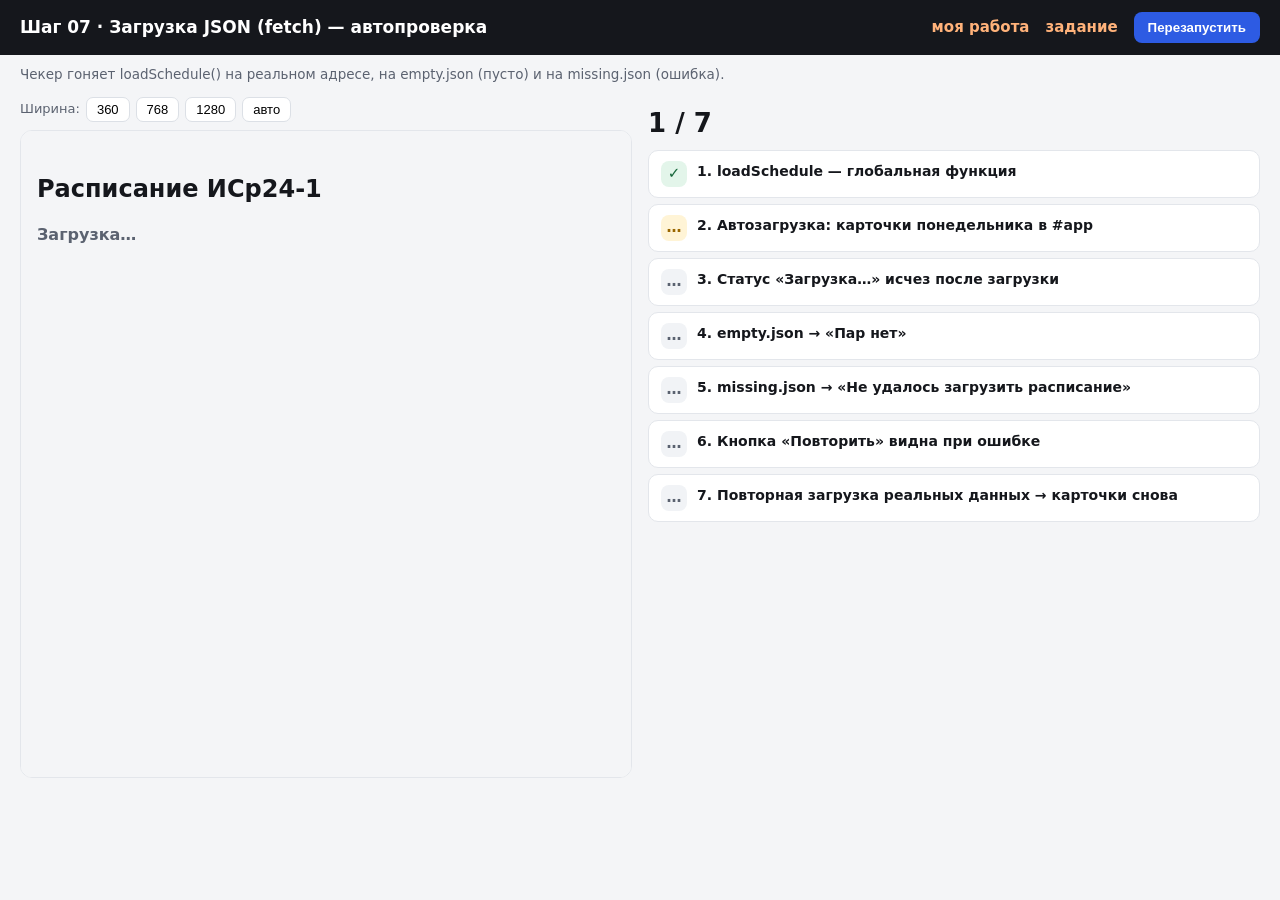
<file: steps/step-07-fetch/check.html>
<!doctype html>
<html lang="ru">
<head>
<meta charset="utf-8">
<meta name="viewport" content="width=device-width, initial-scale=1">
<title>Проверка · Шаг 07 · fetch</title>
<link rel="stylesheet" href="../../tools/checker.css">
</head>
<body>
<header class="top">
<h1>Шаг 07 · Загрузка JSON (fetch) — автопроверка</h1>
<a href="index.html">моя работа</a>
<a href="README.md">задание</a>
<button onclick="location.reload()">Перезапустить</button>
</header>
<p class="lead">Чекер гоняет loadSchedule() на реальном адресе, на empty.json (пусто) и на missing.json (ошибка).</p>
<main class="wrap">
<section class="pane">
<div class="sizes">Ширина:
<button data-w="360">360</button><button data-w="768">768</button><button data-w="1280">1280</button><button data-w="">авто</button>
</div>
<iframe id="frame" title="Твоя работа"></iframe>
</section>
<aside class="pane">
<div id="summary" class="summary">…</div>
<ol id="checks"></ol>
<div id="verdict" class="verdict"></div>
</aside>
</main>
<script src="../../tools/checker.js"></script>
<script src="checks.js"></script>
<script>
document.querySelectorAll('.sizes button').forEach(function (b) {
  b.addEventListener('click', function () {
    document.getElementById('frame').style.width = b.dataset.w ? b.dataset.w + 'px' : '';
  });
});
</script>
</body>
</html>
</file>
<file: steps/step-02-css/style.css>
/* Шаг 02 · карточка пары. Спецификация и цвета — в README.md. */

body { margin: 0; background: #F4F5F7; color: #15171C; font: 16px/1.5 system-ui, -apple-system, 'Segoe UI', sans-serif; }
main { max-width: 720px; margin: 0 auto; padding: 24px 16px; }
h1 { font-size: 24px; letter-spacing: -0.01em; }

.lessons {
  display: flex;
  flex-direction: column;
  gap: 10px;
  /* TODO: gap, чтобы карточки не слипались (≥10px) */
}

.lesson-card {
  display: flex;
  border-left: 5px solid var(--subject-color);
  background: linear-gradient(90deg, #f2eee1 0%, #f9f8f2 45%, #fff 100%);
  border-radius: 12px;
  padding: 14px 18px;
  /* TODO по README:
     - display: flex; align-items: center; gap: 14px;
     - border-left: 5px solid var(--subject-color);
     - border-radius: 12px; padding: 14px 18px;
     - background: linear-gradient(90deg, ОТТЕНК 0%, ОТТЕНК-СВЕТЛЕЕ 45%, #FFFFFF 100%);
       (оттенки — готовые значения из таблицы README) */
}

.lesson-num {
  color: var(--subject-color)
  /* TODO: 40×40, border-radius 10px, белый фон, border 1px solid #E3E6EB,
     color: var(--subject-color); font-weight: 700; центрирование через flex */
}

.lesson-subject { font-weight: 600; }
.lesson-meta { color: #5B6270; font-size: 13.5px; }
</file>
<file: steps/step-03-bootstrap/style.css>
/* Шаг 02 · карточка пары. Спецификация и цвета — в README.md. */

body { margin: 0; background: #F4F5F7; color: #15171C; font: 16px/1.5 system-ui, -apple-system, 'Segoe UI', sans-serif; }
main { max-width: 720px; margin: 0 auto; padding: 24px 16px; }
h1 { font-size: 24px; letter-spacing: -0.01em; }

.lessons {
  display: flex;
  flex-direction: column;
  gap: 10px;
  /* TODO: gap, чтобы карточки не слипались (≥10px) */
}

.lesson-card {
  display: flex;
  border-left: 5px solid var(--subject-color);
  background: linear-gradient(90deg, #f2eee1 0%, #f9f8f2 45%, #fff 100%);
  border-radius: 12px;
  padding: 14px 18px;
  /* TODO по README:
     - display: flex; align-items: center; gap: 14px;
     - border-left: 5px solid var(--subject-color);
     - border-radius: 12px; padding: 14px 18px;
     - background: linear-gradient(90deg, ОТТЕНК 0%, ОТТЕНК-СВЕТЛЕЕ 45%, #FFFFFF 100%);
       (оттенки — готовые значения из таблицы README) */
}

.lesson-num {
  color: var(--subject-color)
  /* TODO: 40×40, border-radius 10px, белый фон, border 1px solid #E3E6EB,
     color: var(--subject-color); font-weight: 700; центрирование через flex */
}

.lesson-subject { font-weight: 600; }
.lesson-meta { color: #5B6270; font-size: 13.5px; }
</file>
<file: steps/step-04-js-data/style.css>
/* Шаг 04 · базовые стили готовы — фокус на JS.
 * Бонус: перенеси сюда свои стили карточки из шага 2 и раскрась через l.color. */
body { margin: 0; background: #F4F5F7; color: #15171C; font: 16px/1.5 system-ui, -apple-system, 'Segoe UI', sans-serif; }
main { max-width: 720px; margin: 0 auto; padding: 24px 16px; }
h1 { font-size: 24px; }
#app { display: flex; flex-direction: column; gap: 10px; }
.day-title { font-size: 20px; font-weight: 700; margin: 8px 0; }
.lesson-card { display: flex; align-items: center; gap: 14px; background: #fff; border: 1px solid #E3E6EB; border-left: 5px solid #C9CED6; border-radius: 12px; padding: 14px 18px; }
.lesson-num { flex: none; width: 40px; height: 40px; border-radius: 10px; display: flex; align-items: center; justify-content: center; font-weight: 700; background: #F1F3F6; }
.lesson-subject { font-weight: 600; }
.lesson-meta { color: #5B6270; font-size: 13.5px; }
.empty { color: #5B6270; padding: 16px; }
</file>
<file: steps/step-05-js-events/style.css>
/* Шаг 05 · стили готовы — фокус на JS. Стили карточки можно перенести из шага 2/4. */
body { margin: 0; background: #F4F5F7; color: #15171C; font: 16px/1.5 system-ui, -apple-system, 'Segoe UI', sans-serif; }
main { max-width: 760px; margin: 0 auto; padding: 24px 16px; }
h1 { font-size: 24px; }
.toolbar { display: flex; flex-wrap: wrap; align-items: center; gap: 10px; margin-bottom: 16px; }
.days { display: flex; flex-wrap: wrap; gap: 6px; }
.day-btn { border: 1px solid #DCE0E6; background: #fff; border-radius: 9px; padding: 8px 13px; font-weight: 600; cursor: pointer; }
.day-btn.active { background: #15171C; color: #fff; border-color: #15171C; }
#fav-btn { border: 1px solid #DCE0E6; background: #fff; border-radius: 9px; padding: 8px 13px; cursor: pointer; font-weight: 600; }
#fav-btn[aria-pressed="true"] { background: #FFF4D6; border-color: #EFDCA0; }
#timer { font-weight: 700; color: #E06A1B; }
#app { display: flex; flex-direction: column; gap: 10px; }
.day-title { font-size: 20px; font-weight: 700; margin: 8px 0; }
.lesson-card { display: flex; align-items: center; gap: 14px; background: #fff; border: 1px solid #E3E6EB; border-left: 5px solid #C9CED6; border-radius: 12px; padding: 14px 18px; }
.lesson-card.current { outline: 2px solid #FF8A3D; outline-offset: 1px; }
.lesson-num { flex: none; width: 40px; height: 40px; border-radius: 10px; display: flex; align-items: center; justify-content: center; font-weight: 700; background: #F1F3F6; }
.lesson-subject { font-weight: 600; }
.lesson-meta { color: #5B6270; font-size: 13.5px; }
.empty { color: #5B6270; padding: 16px; }
</file>
<file: steps/step-06-forms/style.css>
/* Шаг 06 · формы. Разметка и стили готовы — фокус на JS-валидации. */
body { margin: 0; background: #F4F5F7; color: #15171C; font: 16px/1.5 system-ui, -apple-system, 'Segoe UI', sans-serif; }
main { max-width: 560px; margin: 0 auto; padding: 24px 16px 64px; }
h1 { font-size: 26px; }
.note { color: #5B6270; font-size: 13.5px; }
section { background: #fff; border: 1px solid #E3E6EB; border-radius: 14px; padding: 20px; margin-bottom: 16px; }
h2 { margin-top: 0; font-size: 19px; }
label { display: block; font-weight: 600; font-size: 14px; margin-top: 12px; }
input { display: block; width: 100%; box-sizing: border-box; margin-top: 4px; padding: 10px 12px; border: 1px solid #C9CED6; border-radius: 9px; font: inherit; }
input:focus { outline: 2px solid #2D5BE3; outline-offset: 1px; border-color: #2D5BE3; }
button { margin-top: 16px; border: 0; border-radius: 10px; padding: 11px 18px; background: #2D5BE3; color: #fff; font-weight: 700; cursor: pointer; }
.field-error { display: block; color: #B42318; font-size: 13px; min-height: 18px; margin-top: 3px; }
.success { color: #17663A; font-weight: 600; }
</file>
<file: steps/step-07-fetch/style.css>
/* Шаг 07 · стили готовы — фокус на fetch. Стили карточки можно перенести из шага 4. */
body { margin: 0; background: #F4F5F7; color: #15171C; font: 16px/1.5 system-ui, -apple-system, 'Segoe UI', sans-serif; }
main { max-width: 720px; margin: 0 auto; padding: 24px 16px; }
h1 { font-size: 24px; }
#status { color: #5B6270; font-weight: 600; }
#retry { border: 0; border-radius: 9px; padding: 9px 16px; background: #2D5BE3; color: #fff; font-weight: 700; cursor: pointer; margin-bottom: 12px; }
#app { display: flex; flex-direction: column; gap: 10px; }
.day-title { font-size: 20px; font-weight: 700; margin: 8px 0; }
.lesson-card { display: flex; align-items: center; gap: 14px; background: #fff; border: 1px solid #E3E6EB; border-left: 5px solid #C9CED6; border-radius: 12px; padding: 14px 18px; }
.lesson-num { flex: none; width: 40px; height: 40px; border-radius: 10px; display: flex; align-items: center; justify-content: center; font-weight: 700; background: #F1F3F6; }
.lesson-subject { font-weight: 600; }
.lesson-meta { color: #5B6270; font-size: 13.5px; }
.empty { color: #5B6270; padding: 16px; }
</file>
<file: tools/checker.css>
/* Стили страницы автопроверки (check.html) */
* { box-sizing: border-box; }
body { margin: 0; background: #F4F5F7; color: #15171C; font: 15px/1.45 system-ui, -apple-system, 'Segoe UI', sans-serif; }
.top { display: flex; flex-wrap: wrap; align-items: center; gap: 8px 16px; padding: 12px 20px; background: #15171C; color: #fff; }
.top h1 { flex: 1 1 300px; margin: 0; font-size: 17px; }
.top a { color: #FFB27A; text-decoration: none; font-weight: 600; }
.top button { border: 0; border-radius: 8px; padding: 8px 14px; background: #2D5BE3; color: #fff; font-weight: 600; cursor: pointer; }
.lead { margin: 10px 20px 0; color: #5B6270; font-size: 13.5px; }
.wrap { display: flex; flex-wrap: wrap; gap: 16px; padding: 12px 20px 32px; align-items: flex-start; }
.pane { flex: 1 1 420px; min-width: 0; }
.sizes { display: flex; gap: 6px; align-items: center; margin-bottom: 8px; font-size: 13px; color: #5B6270; }
.sizes button { border: 1px solid #DCE0E6; background: #fff; border-radius: 7px; padding: 4px 10px; cursor: pointer; font-size: 13px; }
#frame { width: 100%; height: 72vh; border: 1px solid #E3E6EB; border-radius: 12px; background: #fff; display: block; }
.summary { font-size: 26px; font-weight: 700; padding: 8px 0; }
#checks { list-style: none; margin: 0; padding: 0; display: grid; gap: 6px; }
.check { display: flex; gap: 10px; background: #fff; border: 1px solid #E3E6EB; border-radius: 10px; padding: 10px 12px; }
.check b { font-size: 14px; display: block; }
.check small { color: #5B6270; font-size: 12.5px; display: block; margin-top: 2px; }
.check .mark { flex: none; width: 26px; height: 26px; border-radius: 8px; display: flex; align-items: center; justify-content: center; font-weight: 700; background: #F1F3F6; color: #5B6270; }
.check.pass .mark { background: #E3F5EA; color: #17663A; }
.check.fail .mark { background: #FDE8E8; color: #B42318; }
.check.fail small { color: #B42318; }
.check.running .mark { background: #FFF4D6; color: #9A6700; }
.verdict { margin-top: 12px; padding: 12px 14px; border-radius: 10px; font-size: 14px; }
.verdict.ok { background: #E3F5EA; color: #17663A; }
.verdict.bad { background: #FDE8E8; color: #B42318; }
.verdict.warn { background: #FFF4D6; color: #9A6700; }
code { background: #F1F3F6; border-radius: 5px; padding: 1px 5px; font-size: 0.95em; }
</file>
